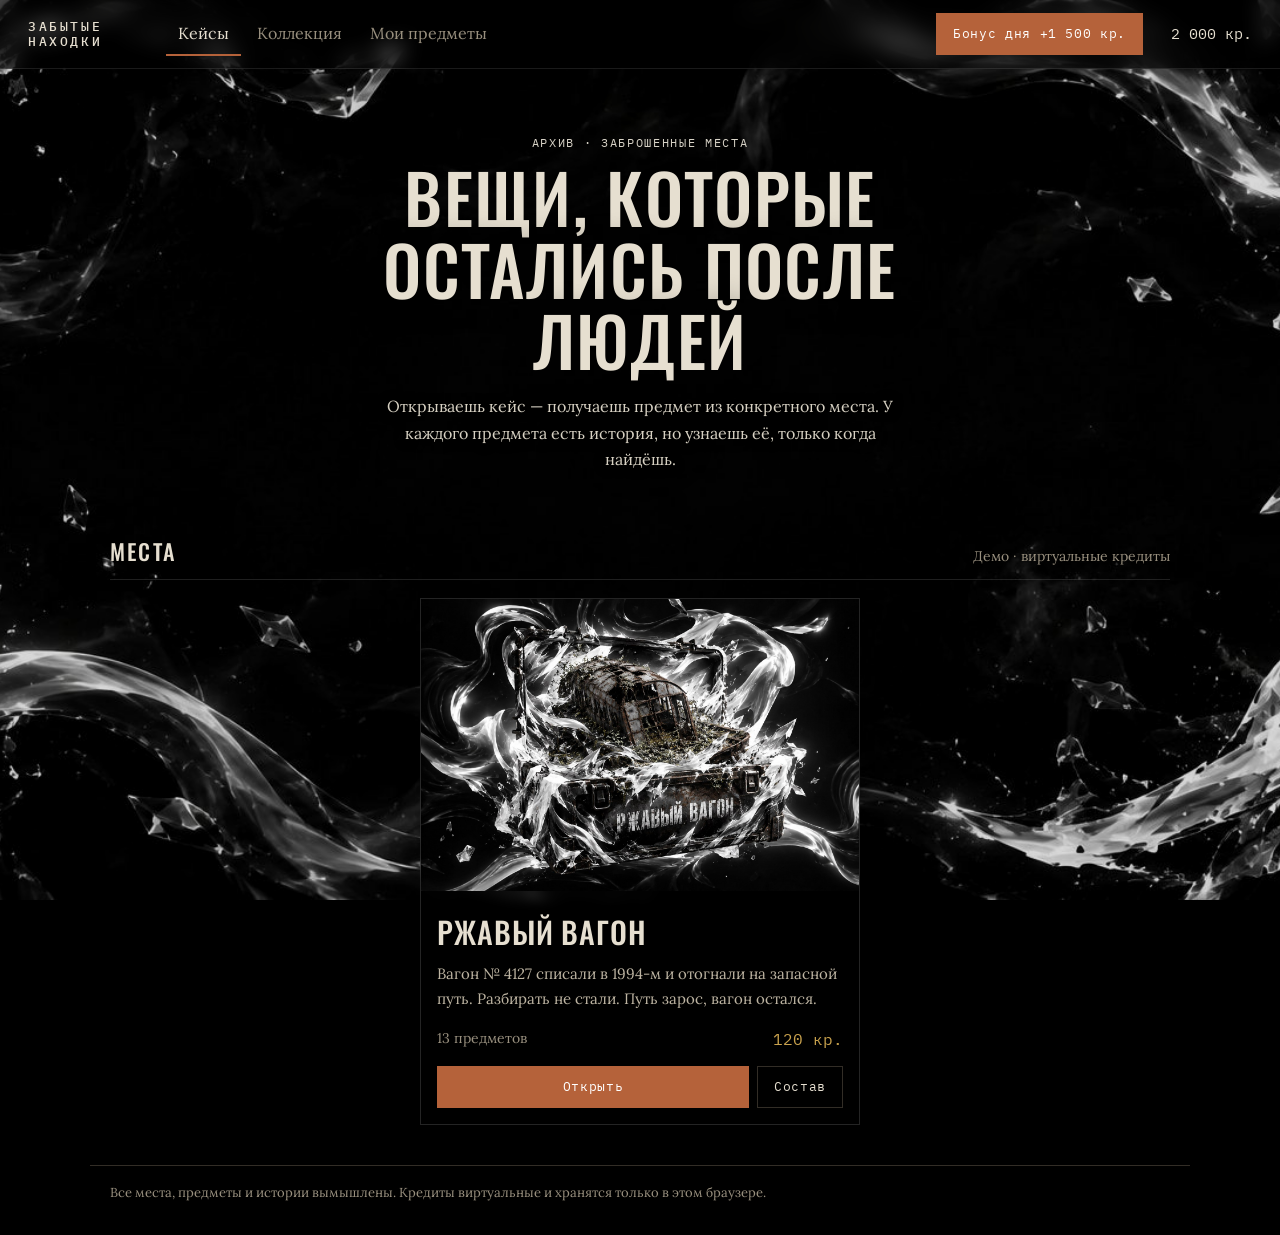
<file: index.html>
<!doctype html>
<html lang="ru">
<head>
<meta charset="utf-8">
<meta name="viewport" content="width=device-width, initial-scale=1">
<title>Забытые находки</title>
<link rel="preconnect" href="https://fonts.googleapis.com">
<link rel="preconnect" href="https://fonts.gstatic.com" crossorigin>
<link href="https://fonts.googleapis.com/css2?family=IBM+Plex+Mono:wght@400;500&family=Lora:ital,wght@0,400;0,500;1,400&family=Oswald:wght@400;500;600&display=swap&subset=cyrillic" rel="stylesheet">
<link rel="stylesheet" href="css/style.css">
</head>
<body>
<header class="topbar">
  <div class="brand">Забытые<br>находки</div>
  <nav>
    <button class="active" data-page="cases">Кейсы</button>
    <button data-page="collection">Коллекция</button>
    <button data-page="inventory">Мои предметы</button>
  </nav>
  <button class="btn bonus" id="bonusBtn"></button>
  <div class="balance" id="balance"></div>
</header>

<main>
  <section class="hero">
    <div class="hero-text">
      <p class="label">Архив · заброшенные места</p>
      <h1>Вещи, которые остались после людей</h1>
      <p>Открываешь кейс — получаешь предмет из конкретного места. У каждого предмета есть история, но узнаешь её, только когда найдёшь.</p>
    </div>
  </section>

  <section class="page active" id="page-cases">
    <div class="section-head"><h2>Места</h2><span class="muted">Демо · виртуальные кредиты</span></div>
    <div class="case-grid" id="caseGrid"></div>
  </section>

  <section class="page" id="page-collection">
    <div class="section-head"><h2>Коллекция</h2><span class="muted" id="collectionCount"></span></div>
    <input class="search" id="collectionSearch" placeholder="Найти предмет">
    <div id="collectionBody"></div>
  </section>

  <section class="page" id="page-inventory">
    <div class="section-head"><h2>Мои предметы</h2><span class="muted" id="inventoryCount"></span></div>
    <div class="toolbar">
      <input class="search" id="inventorySearch" placeholder="Поиск в инвентаре">
      <button class="btn ghost" id="sellDupes">Продать дубликаты</button>
      <button class="btn ghost" id="sellAll">Продать всё</button>
    </div>
    <div class="item-grid" id="inventoryGrid"></div>
  </section>
</main>

<footer>Все места, предметы и истории вымышлены. Кредиты виртуальные и хранятся только в этом браузере.</footer>

<div class="backdrop" id="backdrop">
  <div class="modal" role="dialog" aria-modal="true">
    <div id="boxSpin" hidden>
      <p class="label" id="spinCase"></p>
      <div class="roll" id="rollWindow"><div class="track" id="track"></div></div>
      <button class="btn ghost" id="skipBtn">Пропустить</button>
    </div>
    <div id="boxResult" hidden>
      <p class="label" id="resCase"></p>
      <div id="resThumb"></div>
      <h2 id="resName"></h2>
      <p class="rar" id="resRarity"></p>
      <p class="story" id="resStory"></p>
      <p class="muted" id="resChance"></p>
      <div class="actions"><button class="btn ghost" id="resSell"></button><button class="btn" id="resClose">Забрать</button></div>
    </div>
    <div id="boxContents" hidden>
      <h2 id="conTitle"></h2>
      <p class="muted" id="conLead"></p>
      <div id="conList"></div>
      <div class="actions"><button class="btn" id="conOpen"></button><button class="btn ghost" id="conClose">Закрыть</button></div>
    </div>
  </div>
</div>
<div class="toast" id="toast"></div>

<script src="js/data.js"></script>
<script src="js/app.js"></script>
</body>
</html>
</file>
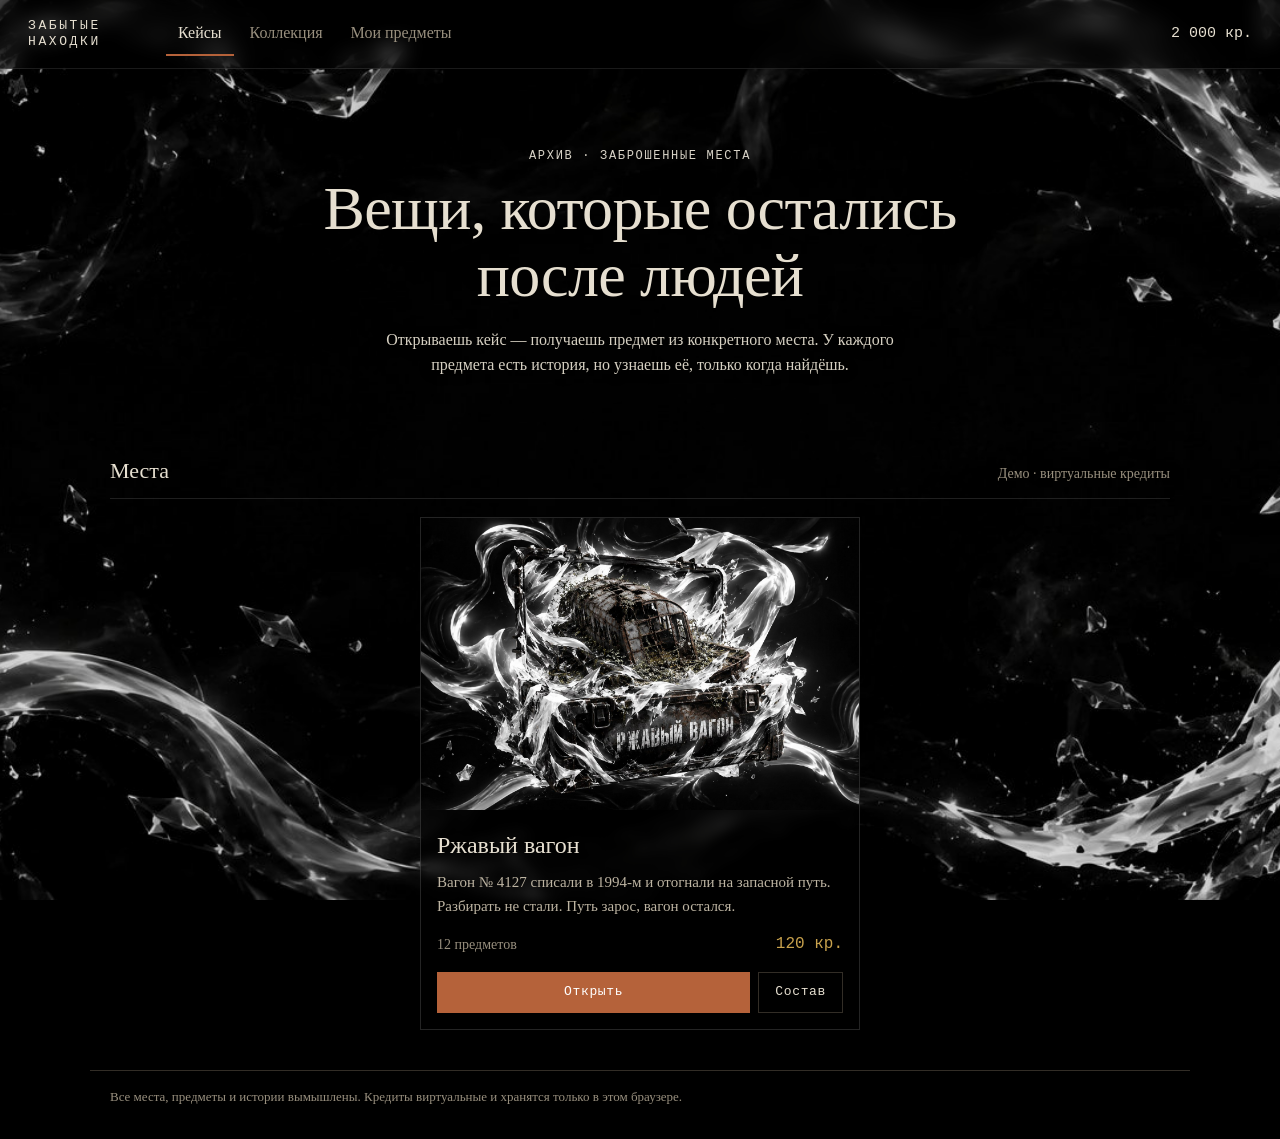
<file: zabytye-nakhodki/index.html>
<!doctype html>
<html lang="ru">
<head>
<meta charset="utf-8">
<meta name="viewport" content="width=device-width, initial-scale=1">
<title>Забытые находки</title>
<link rel="stylesheet" href="css/style.css">
</head>
<body>
<header class="topbar">
  <div class="brand">Забытые<br>находки</div>
  <nav>
    <button class="active" data-page="cases">Кейсы</button>
    <button data-page="collection">Коллекция</button>
    <button data-page="inventory">Мои предметы</button>
  </nav>
  <div class="balance" id="balance"></div>
</header>

<main>
  <section class="hero">
    <div class="hero-text">
      <p class="label">Архив · заброшенные места</p>
      <h1>Вещи, которые остались после людей</h1>
      <p>Открываешь кейс — получаешь предмет из конкретного места. У каждого предмета есть история, но узнаешь её, только когда найдёшь.</p>
    </div>
  </section>

  <section class="page active" id="page-cases">
    <div class="section-head"><h2>Места</h2><span class="muted">Демо · виртуальные кредиты</span></div>
    <div class="case-grid" id="caseGrid"></div>
  </section>

  <section class="page" id="page-collection">
    <div class="section-head"><h2>Коллекция</h2><span class="muted" id="collectionCount"></span></div>
    <input class="search" id="collectionSearch" placeholder="Найти предмет">
    <div id="collectionBody"></div>
  </section>

  <section class="page" id="page-inventory">
    <div class="section-head"><h2>Мои предметы</h2><span class="muted" id="inventoryCount"></span></div>
    <div class="toolbar">
      <input class="search" id="inventorySearch" placeholder="Поиск в инвентаре">
      <button class="btn ghost" id="sellDupes">Продать дубликаты</button>
      <button class="btn ghost" id="sellAll">Продать всё</button>
    </div>
    <div class="item-grid" id="inventoryGrid"></div>
  </section>
</main>

<footer>Все места, предметы и истории вымышлены. Кредиты виртуальные и хранятся только в этом браузере.</footer>

<div class="backdrop" id="backdrop">
  <div class="modal" role="dialog" aria-modal="true">
    <div id="boxSpin" hidden>
      <p class="label" id="spinCase"></p>
      <div class="roll" id="rollWindow"><div class="track" id="track"></div></div>
      <button class="btn ghost" id="skipBtn">Пропустить</button>
    </div>
    <div id="boxResult" hidden>
      <p class="label" id="resCase"></p>
      <div id="resThumb"></div>
      <h2 id="resName"></h2>
      <p class="rar" id="resRarity"></p>
      <p class="story" id="resStory"></p>
      <p class="muted" id="resChance"></p>
      <div class="actions"><button class="btn ghost" id="resSell"></button><button class="btn" id="resClose">Забрать</button></div>
    </div>
    <div id="boxContents" hidden>
      <h2 id="conTitle"></h2>
      <p class="muted" id="conLead"></p>
      <div id="conList"></div>
      <div class="actions"><button class="btn" id="conOpen"></button><button class="btn ghost" id="conClose">Закрыть</button></div>
    </div>
  </div>
</div>
<div class="toast" id="toast"></div>

<script src="js/data.js"></script>
<script src="js/app.js"></script>
</body>
</html>
</file>
<file: css/style.css>
:root{--head:"Oswald","Arial Narrow",Impact,sans-serif;--body:"Lora",Georgia,serif;--mono:"IBM Plex Mono","Courier New",monospace;--bg:#12110f;--panel:#1a1815;--line:#322d26;--text:#e6dfd0;--muted:#988f7e;--rust:#b5623a;
--common:#8f8777;--rare:#6f9aa8;--epic:#9c82b3;--legendary:#c9a24d;--mythic:#c4553a}
*{box-sizing:border-box}
body{margin:0;background:#000 url(../img/bg.jpg) center top/cover fixed no-repeat;color:var(--text);font:16px/1.65 var(--body);min-height:100vh}
body:before{content:"";position:fixed;inset:0;background:radial-gradient(ellipse at center,rgba(0,0,0,.55),rgba(0,0,0,.15) 70%);pointer-events:none;z-index:-1}
button,input{font:inherit;color:inherit}button{cursor:pointer}
h1,h2,h3{font-family:var(--head);font-weight:500;margin:0;letter-spacing:.03em}
[hidden]{display:none!important}
.label,.rar,.num,.balance,.brand,.btn,.tag{font-family:var(--mono)}
.label{font-size:12px;letter-spacing:.14em;text-transform:uppercase;color:var(--rust);margin:0 0 8px}
.muted{color:var(--muted);font-size:14px}

.topbar{position:sticky;top:0;z-index:5;display:flex;align-items:center;gap:28px;padding:12px 28px;background:rgba(0,0,0,.6);backdrop-filter:blur(10px);border-bottom:1px solid rgba(255,255,255,.1)}
.brand{font-size:13px;font-weight:500;line-height:1.2;letter-spacing:.2em;text-transform:uppercase;min-width:110px}
nav{display:flex;gap:4px;flex:1}
nav button{background:none;border:0;border-bottom:2px solid transparent;padding:8px 12px;color:var(--muted)}
nav button:hover{color:var(--text)}
nav button.active{color:var(--text);border-color:var(--rust)}
.balance{font-size:15px;white-space:nowrap}
.bonus{background:none;border-color:var(--rust);color:var(--text);padding:7px 12px;white-space:nowrap}
.bonus:hover:not(:disabled){background:var(--rust)}
.bonus:disabled{border-color:var(--line);color:var(--muted);cursor:default}

main{max-width:1100px;margin:0 auto;padding:24px 20px 40px}
.hero{min-height:340px;display:flex;align-items:center;justify-content:center;text-align:center;padding:40px 20px}
.hero-text{max-width:680px}
.hero h1{font-size:clamp(34px,6vw,68px);line-height:1.05;margin-bottom:18px;text-transform:uppercase;letter-spacing:.02em;text-shadow:0 2px 30px #000}
.hero p:last-child{margin:0 auto;max-width:520px;color:#d6d0c2;text-shadow:0 1px 12px #000}
.hero .label{color:#d9d4c8}

.page{display:none}.page.active{display:block}
.section-head{display:flex;justify-content:space-between;align-items:baseline;margin:20px 0 18px;padding-bottom:10px;border-bottom:1px solid rgba(255,255,255,.12)}
.section-head h2{font-size:22px;text-transform:uppercase;letter-spacing:.1em}

.btn{background:var(--rust);border:1px solid var(--rust);color:#fff;padding:9px 16px;font-size:13px;letter-spacing:.05em}
.btn:hover{filter:brightness(1.12)}
.btn.ghost{background:none;border-color:var(--line);color:var(--text)}
.btn.ghost:hover{border-color:var(--muted)}
.search{background:rgba(0,0,0,.6);border:1px solid var(--line);padding:9px 12px;min-width:220px;margin-bottom:16px}
.toolbar{display:flex;gap:8px;flex-wrap:wrap;align-items:flex-start}

.case-grid{display:grid;grid-template-columns:repeat(auto-fit,minmax(320px,440px));justify-content:center;gap:22px}
.case{background:rgba(0,0,0,.6);border:1px solid rgba(255,255,255,.14);backdrop-filter:blur(6px);transition:border-color .2s,transform .2s}
.case:hover{border-color:var(--rust);transform:translateY(-4px)}
.case-img{aspect-ratio:3/2;background:#000 center/cover}
.case-body{padding:16px}
.case h3{font-size:30px;text-transform:uppercase;margin-bottom:6px}
.case p{margin:0 0 14px;color:#bdb4a2;font-size:15px}
.case-foot{display:flex;align-items:center;gap:8px}
.case-foot .meta{flex:1}
.price{font-family:var(--mono);color:var(--legendary)}

.thumb{position:relative;aspect-ratio:4/3;display:grid;place-items:center;overflow:hidden;background:repeating-linear-gradient(135deg,#1d1a16 0 8px,#22201b 8px 16px);border-bottom:2px solid var(--c,var(--common))}
.thumb .num{font-size:13px;letter-spacing:.1em;color:var(--muted);text-align:center;padding:6px}
.thumb img{position:absolute;inset:0;width:100%;height:100%;object-fit:cover}
.thumb.locked .num{opacity:.5}

.common{--c:var(--common)}.rare{--c:var(--rare)}.epic{--c:var(--epic)}.legendary{--c:var(--legendary)}.mythic{--c:var(--mythic)}
.rar{font-size:12px;letter-spacing:.1em;text-transform:uppercase;color:var(--c);margin:0}

.item-grid{display:grid;grid-template-columns:repeat(auto-fill,minmax(210px,1fr));gap:14px}
.card{background:rgba(10,9,8,.78);border:1px solid var(--line);display:flex;flex-direction:column}
.card-body{padding:12px 14px 14px;display:flex;flex-direction:column;gap:6px;flex:1}
.card h3{font-size:20px;line-height:1.2}
.card .tag{font-size:12px;color:var(--muted)}
.card .story{font-size:14px;color:#c4bba9;margin:0;flex:1}
.card.locked{opacity:.6}
.group{margin-bottom:34px}
.group h3{font-size:20px;text-transform:uppercase;margin-bottom:12px;padding-bottom:8px;border-bottom:1px solid var(--line);display:flex;justify-content:space-between}
.empty{color:var(--muted);padding:30px 0}

.backdrop{position:fixed;inset:0;background:rgba(0,0,0,.82);display:none;align-items:center;justify-content:center;padding:16px;z-index:20}
.backdrop.open{display:flex}
.modal{width:min(560px,100%);max-height:92vh;overflow:auto;background:#0c0b0a;border:1px solid var(--line);padding:24px;text-align:center}
.modal h2{font-size:30px;margin:14px 0 4px}
.modal .thumb{max-width:320px;margin:10px auto}
.modal .story{text-align:left;margin:14px 0;color:#d4ccba}
.actions{display:flex;gap:8px;justify-content:center;margin-top:18px}
.roll{position:relative;overflow:hidden;height:150px;margin:16px 0;border:1px solid var(--line);background:#0e0d0b}
.roll:before{content:"";position:absolute;left:50%;top:0;bottom:0;width:2px;margin-left:-1px;background:var(--rust);z-index:2}
.roll:after{content:"";position:absolute;inset:0;z-index:1;pointer-events:none;background:linear-gradient(90deg,#0e0d0b,transparent 22%,transparent 78%,#0e0d0b)}
.track{display:flex;height:100%;will-change:transform}
.cell{flex:0 0 120px;margin:0 5px;align-self:center;background:var(--panel);border:1px solid var(--line)}
.cell .thumb{aspect-ratio:1/1}
.cell small{display:block;padding:5px 6px;font-size:11px;line-height:1.25;text-align:center;height:34px;overflow:hidden}
.row{display:grid;grid-template-columns:64px 1fr auto;gap:12px;align-items:center;padding:8px 0;border-bottom:1px solid var(--line);text-align:left}
.row .thumb{aspect-ratio:1/1}
.row small{display:block;color:var(--muted)}
.toast{position:fixed;bottom:20px;left:50%;transform:translateX(-50%);background:var(--panel);border:1px solid var(--rust);padding:10px 16px;display:none;z-index:30;font-size:14px}
footer{max-width:1100px;text-shadow:0 1px 8px #000;margin:0 auto;padding:16px 20px 32px;color:var(--muted);font-size:13px;border-top:1px solid var(--line)}

@media(max-width:700px){.topbar{flex-wrap:wrap;padding:10px 14px;gap:8px}nav{order:3;width:100%;overflow:auto}.hero{min-height:260px;padding:20px}.item-grid{grid-template-columns:repeat(2,1fr)}}
</file>
<file: zabytye-nakhodki/css/style.css>
:root{--bg:#12110f;--panel:#1a1815;--line:#322d26;--text:#e6dfd0;--muted:#988f7e;--rust:#b5623a;
--common:#8f8777;--rare:#6f9aa8;--epic:#9c82b3;--legendary:#c9a24d;--mythic:#c4553a}
*{box-sizing:border-box}
body{margin:0;background:#000 url(../img/bg.jpg) center top/cover fixed no-repeat;color:var(--text);font:16px/1.6 Georgia,"Times New Roman",serif;min-height:100vh}
body:before{content:"";position:fixed;inset:0;background:radial-gradient(ellipse at center,rgba(0,0,0,.55),rgba(0,0,0,.15) 70%);pointer-events:none;z-index:-1}
button,input{font:inherit;color:inherit}button{cursor:pointer}
h1,h2,h3{font-weight:normal;margin:0}
[hidden]{display:none!important}
.label,.rar,.num,.balance,.brand,.btn,.tag{font-family:"Courier New",monospace}
.label{font-size:12px;letter-spacing:.14em;text-transform:uppercase;color:var(--rust);margin:0 0 8px}
.muted{color:var(--muted);font-size:14px}

.topbar{position:sticky;top:0;z-index:5;display:flex;align-items:center;gap:28px;padding:12px 28px;background:rgba(0,0,0,.6);backdrop-filter:blur(10px);border-bottom:1px solid rgba(255,255,255,.1)}
.brand{font-size:13px;line-height:1.2;letter-spacing:.2em;text-transform:uppercase;min-width:110px}
nav{display:flex;gap:4px;flex:1}
nav button{background:none;border:0;border-bottom:2px solid transparent;padding:8px 12px;color:var(--muted)}
nav button:hover{color:var(--text)}
nav button.active{color:var(--text);border-color:var(--rust)}
.balance{font-size:15px;white-space:nowrap}

main{max-width:1100px;margin:0 auto;padding:24px 20px 40px}
.hero{min-height:340px;display:flex;align-items:center;justify-content:center;text-align:center;padding:40px 20px}
.hero-text{max-width:680px}
.hero h1{font-size:clamp(32px,5.5vw,62px);line-height:1.08;margin-bottom:18px;letter-spacing:-.01em;text-shadow:0 2px 30px #000}
.hero p:last-child{margin:0 auto;max-width:520px;color:#d6d0c2;text-shadow:0 1px 12px #000}
.hero .label{color:#d9d4c8}

.page{display:none}.page.active{display:block}
.section-head{display:flex;justify-content:space-between;align-items:baseline;margin:20px 0 18px;padding-bottom:10px;border-bottom:1px solid rgba(255,255,255,.12)}
.section-head h2{font-size:22px}

.btn{background:var(--rust);border:1px solid var(--rust);color:#fff;padding:9px 16px;font-size:13px;letter-spacing:.05em}
.btn:hover{filter:brightness(1.12)}
.btn.ghost{background:none;border-color:var(--line);color:var(--text)}
.btn.ghost:hover{border-color:var(--muted)}
.search{background:rgba(0,0,0,.6);border:1px solid var(--line);padding:9px 12px;min-width:220px;margin-bottom:16px}
.toolbar{display:flex;gap:8px;flex-wrap:wrap;align-items:flex-start}

.case-grid{display:grid;grid-template-columns:repeat(auto-fit,minmax(320px,440px));justify-content:center;gap:22px}
.case{background:rgba(0,0,0,.6);border:1px solid rgba(255,255,255,.14);backdrop-filter:blur(6px);transition:border-color .2s,transform .2s}
.case:hover{border-color:var(--rust);transform:translateY(-4px)}
.case-img{aspect-ratio:3/2;background:#000 center/cover}
.case-body{padding:16px}
.case h3{font-size:24px;margin-bottom:6px}
.case p{margin:0 0 14px;color:#bdb4a2;font-size:15px}
.case-foot{display:flex;align-items:center;gap:8px}
.case-foot .meta{flex:1}
.price{font-family:"Courier New",monospace;color:var(--legendary)}

.thumb{position:relative;aspect-ratio:4/3;display:grid;place-items:center;overflow:hidden;background:repeating-linear-gradient(135deg,#1d1a16 0 8px,#22201b 8px 16px);border-bottom:2px solid var(--c,var(--common))}
.thumb .num{font-size:13px;letter-spacing:.1em;color:var(--muted);text-align:center;padding:6px}
.thumb img{position:absolute;inset:0;width:100%;height:100%;object-fit:cover}
.thumb.locked .num{opacity:.5}

.common{--c:var(--common)}.rare{--c:var(--rare)}.epic{--c:var(--epic)}.legendary{--c:var(--legendary)}.mythic{--c:var(--mythic)}
.rar{font-size:12px;letter-spacing:.1em;text-transform:uppercase;color:var(--c);margin:0}

.item-grid{display:grid;grid-template-columns:repeat(auto-fill,minmax(210px,1fr));gap:14px}
.card{background:rgba(10,9,8,.78);border:1px solid var(--line);display:flex;flex-direction:column}
.card-body{padding:12px 14px 14px;display:flex;flex-direction:column;gap:6px;flex:1}
.card h3{font-size:17px;line-height:1.25}
.card .tag{font-size:12px;color:var(--muted)}
.card .story{font-size:14px;color:#c4bba9;margin:0;flex:1}
.card.locked{opacity:.6}
.group{margin-bottom:34px}
.group h3{font-size:18px;margin-bottom:12px;padding-bottom:8px;border-bottom:1px solid var(--line);display:flex;justify-content:space-between}
.empty{color:var(--muted);padding:30px 0}

.backdrop{position:fixed;inset:0;background:rgba(0,0,0,.82);display:none;align-items:center;justify-content:center;padding:16px;z-index:20}
.backdrop.open{display:flex}
.modal{width:min(560px,100%);max-height:92vh;overflow:auto;background:#0c0b0a;border:1px solid var(--line);padding:24px;text-align:center}
.modal h2{font-size:24px;margin:14px 0 4px}
.modal .thumb{max-width:320px;margin:10px auto}
.modal .story{text-align:left;margin:14px 0;color:#d4ccba}
.actions{display:flex;gap:8px;justify-content:center;margin-top:18px}
.roll{position:relative;overflow:hidden;height:150px;margin:16px 0;border:1px solid var(--line);background:#0e0d0b}
.roll:before{content:"";position:absolute;left:50%;top:0;bottom:0;width:2px;margin-left:-1px;background:var(--rust);z-index:2}
.roll:after{content:"";position:absolute;inset:0;z-index:1;pointer-events:none;background:linear-gradient(90deg,#0e0d0b,transparent 22%,transparent 78%,#0e0d0b)}
.track{display:flex;height:100%;will-change:transform}
.cell{flex:0 0 120px;margin:0 5px;align-self:center;background:var(--panel);border:1px solid var(--line)}
.cell .thumb{aspect-ratio:1/1}
.cell small{display:block;padding:5px 6px;font-size:11px;line-height:1.25;text-align:center;height:34px;overflow:hidden}
.row{display:grid;grid-template-columns:64px 1fr auto;gap:12px;align-items:center;padding:8px 0;border-bottom:1px solid var(--line);text-align:left}
.row .thumb{aspect-ratio:1/1}
.row small{display:block;color:var(--muted)}
.toast{position:fixed;bottom:20px;left:50%;transform:translateX(-50%);background:var(--panel);border:1px solid var(--rust);padding:10px 16px;display:none;z-index:30;font-size:14px}
footer{max-width:1100px;text-shadow:0 1px 8px #000;margin:0 auto;padding:16px 20px 32px;color:var(--muted);font-size:13px;border-top:1px solid var(--line)}

@media(max-width:700px){.topbar{flex-wrap:wrap;padding:10px 14px;gap:8px}nav{order:3;width:100%;overflow:auto}.hero{min-height:260px;padding:20px}.item-grid{grid-template-columns:repeat(2,1fr)}}
</file>
